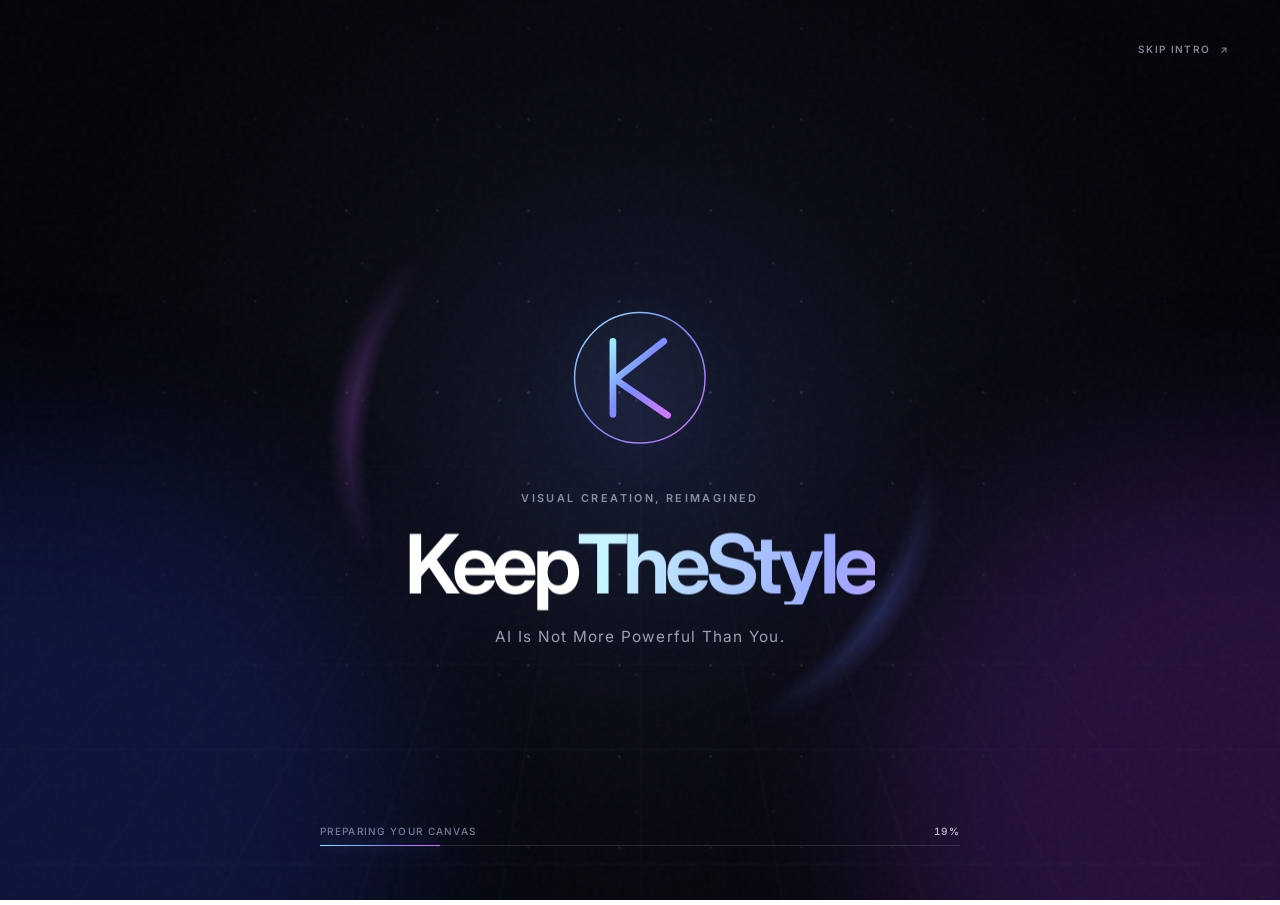
<file: index.html>
<!DOCTYPE html>
<html lang="en">
<head>
    <meta charset="UTF-8">
    <meta name="viewport" content="width=device-width, initial-scale=1.0">
    <title>KeepTheStyle — No-Code Website Builder</title>
    <link rel="preconnect" href="https://fonts.googleapis.com">
    <link rel="preconnect" href="https://fonts.gstatic.com" crossorigin>
    <link href="https://fonts.googleapis.com/css2?family=Bebas+Neue&family=DM+Sans:wght@300;400;500;600;700&family=Inter:wght@300;400;500;600;700&family=JetBrains+Mono:wght@300;400;500;700&family=Lora:wght@400;500;600;700&family=Merriweather:wght@300;400;700&family=Montserrat:wght@300;400;500;600;700&family=Nunito:wght@300;400;500;600;700&family=Open+Sans:wght@300;400;500;600;700&family=Oswald:wght@300;400;500;600;700&family=Playfair+Display:wght@400;600;700&family=Poppins:wght@300;400;500;600;700&family=Raleway:wght@300;400;500;600;700&family=Roboto:wght@300;400;500;700&family=Rubik:wght@300;400;500;600;700&family=Source+Sans+3:wght@300;400;500;600;700&display=swap" rel="stylesheet">
    <link rel="stylesheet" href="css/main.css?v=2.5.0">
    <link rel="stylesheet" href="css/toolbar.css?v=1.7.0">
    <link rel="stylesheet" href="css/sidebar.css?v=1.7.0">
    <link rel="stylesheet" href="css/canvas.css?v=3.0.0">
    <link rel="stylesheet" href="css/properties.css?v=1.7.0">
    <link rel="stylesheet" href="css/code-panel.css?v=1.7.0">
</head>
<body class="intro-active">
    <div id="app">
        <!-- Top Toolbar -->
        <header id="toolbar">
            <div class="toolbar-left">
                <button class="toolbar-btn" title="Add Media">+</button>
                <button class="toolbar-btn" title="New Project">📄</button>
                <button class="toolbar-btn" title="Open">📂</button>
                <button class="toolbar-btn" title="Save">💾</button>
                <span class="toolbar-divider"></span>
                <button class="toolbar-btn" title="Undo">↩</button>
                <button class="toolbar-btn" title="Redo">↪</button>
                <span class="toolbar-divider"></span>
                <button class="toolbar-btn" title="Import HTML">📥</button>
                <button class="toolbar-btn" title="Export">📤</button>
                <span class="toolbar-divider"></span>
                <button class="toolbar-btn" title="Preview">▶</button>
            </div>
            <div class="toolbar-center">
                <input class="project-name" value="Untitled Project" aria-label="Project name" maxlength="100">
            </div>
            <div class="toolbar-right">
                <button class="toolbar-btn" title="Design System">◈</button>
                <button class="toolbar-btn" title="Dark Mode">🌙</button>
                <button class="toolbar-btn" title="Settings">⚙</button>
            </div>
        </header>

        <!-- Main Content -->
        <main id="main-content">
            <!-- Left Sidebar -->
            <aside id="left-sidebar">
                <div class="sidebar-tabs"><button class="active" data-sidebar-view="insert">Insert</button><button data-sidebar-view="layers">Layers</button></div>
                <div class="sidebar-search">
                    <input type="text" placeholder="Search elements...">
                </div>
                <nav class="sidebar-nav"></nav>
                <div class="sidebar-elements"></div>
                <div class="sidebar-layers" hidden></div>
            </aside>

            <!-- Center Canvas -->
            <section id="canvas-container">
                <div class="canvas-controls">
                    <button class="zoom-btn" data-action="zoom-in">+</button>
                    <span class="zoom-level">100%</span>
                    <button class="zoom-btn" data-action="zoom-out">−</button>
                    <button class="zoom-btn" data-action="fit-screen">⊡</button>
                    <span class="toolbar-divider"></span>
                    <button class="canvas-btn" data-action="grid">⊞</button>
                    <button class="canvas-btn" data-action="guidelines">⊟</button>
                    <button class="canvas-btn" data-action="rulers">⊡</button>
                    <span class="toolbar-divider"></span>
                    <label class="breakpoint-control" title="Responsive editing breakpoint">
                        <span>Viewport</span>
                        <select class="breakpoint-select" aria-label="Responsive editing breakpoint">
                            <option value="base">Desktop</option>
                            <option value="tablet">Tablet</option>
                            <option value="mobile">Mobile</option>
                        </select>
                    </label>
                    <select class="page-size-select">
                        <option value="1920x1080">Desktop (1920x1080)</option>
                        <option value="1366x768">Laptop (1366x768)</option>
                        <option value="1024x768">Tablet (1024x768)</option>
                        <option value="768x1024">Mobile (768x1024)</option>
                        <option value="375x812">Mobile (375x812)</option>
                    </select>
                </div>
                <div class="canvas-wrapper">
                    <div class="canvas-stage">
                        <div class="canvas-page"></div>
                    </div>
                </div>
            </section>

            <!-- Right Sidebar -->
            <aside id="right-sidebar">
                <div class="properties-header">
                    <h3>Properties</h3>
                    <button class="clear-selection">✕</button>
                </div>
                <div class="properties-content"></div>
            </aside>
        </main>

        <!-- Code Panel -->
        <footer id="code-panel">
            <div class="code-panel-header">
                <div class="code-tabs">
                    <button class="code-tab active" data-tab="html">HTML</button>
                    <button class="code-tab" data-tab="css">CSS</button>
                    <button class="code-tab" data-tab="javascript">JavaScript</button>
                </div>
                <div class="code-actions">
                    <button class="code-btn" data-action="copy">Copy</button>
                    <button class="code-btn" data-action="download">Download</button>
                    <button class="code-btn" data-action="clear">Clear</button>
                    <button class="code-btn" data-action="format">Format</button>
                </div>
            </div>
            <div class="code-editor">
                <pre><code class="language-html"></code></pre>
            </div>
        </footer>
    </div>

    <!-- Scripts -->
    <script src="js/utils.js?v=3.0.0"></script>
    <script src="js/store.js?v=3.0.0"></script>
    <script src="js/elements.js?v=1.9.0"></script>
    <script src="js/shortcuts.js?v=1.9.0"></script>
    <script src="js/sidebar.js?v=1.7.0"></script>
    <script src="js/canvas.js?v=3.0.0"></script>
    <script src="js/properties.js?v=3.0.0"></script>
    <script src="js/code-panel.js?v=3.0.0"></script>
    <script src="js/toolbar.js?v=3.0.0"></script>
    <script src="js/main.js?v=2.5.0"></script>
</body>
</html>
</file>
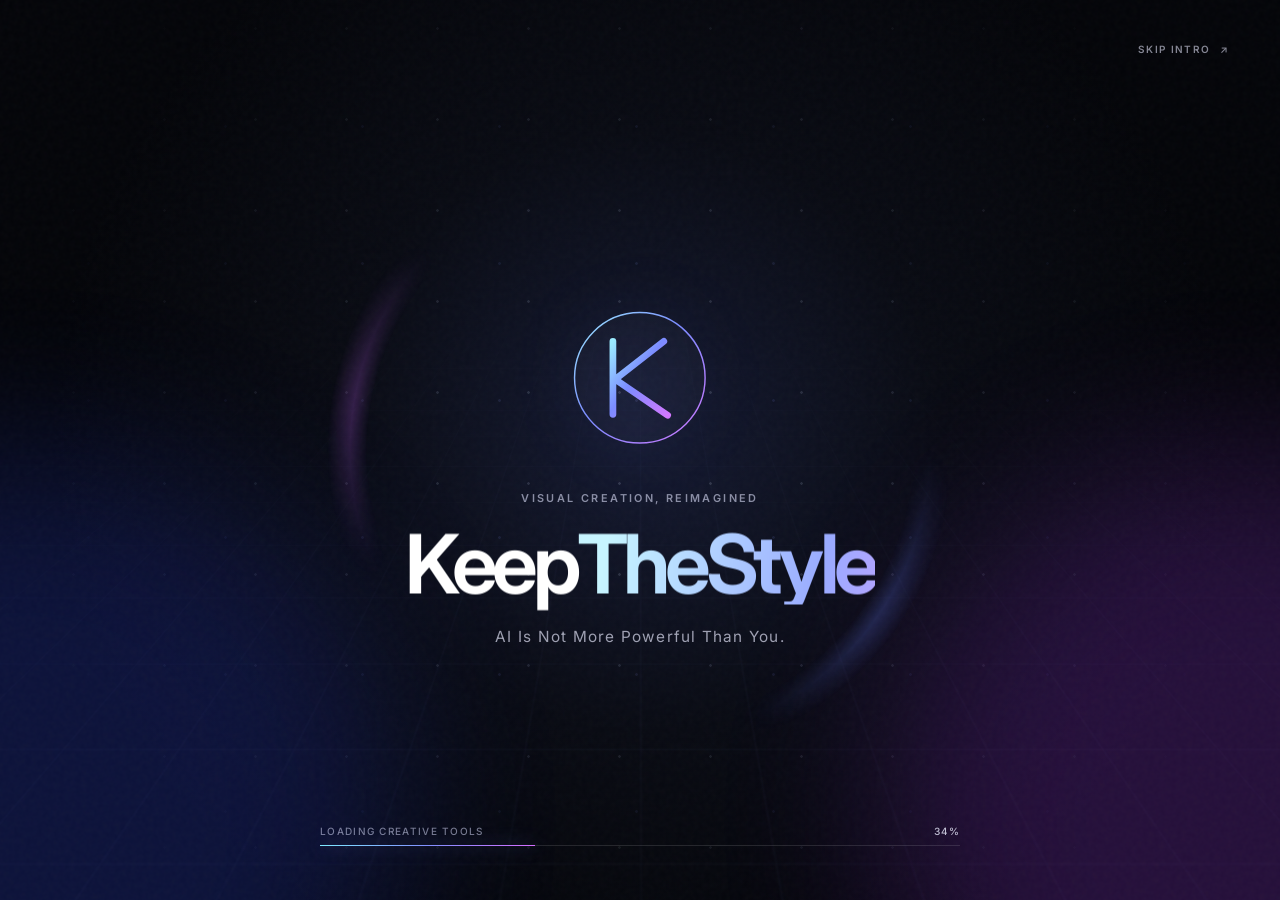
<file: intro.html>
<!DOCTYPE html>
<html lang="en">
<head>
    <meta charset="UTF-8">
    <meta name="viewport" content="width=device-width, initial-scale=1.0">
    <title>KeepTheStyle</title>
    <link rel="preconnect" href="https://fonts.googleapis.com">
    <link rel="preconnect" href="https://fonts.gstatic.com" crossorigin>
    <link href="https://fonts.googleapis.com/css2?family=Inter:wght@400;500;600;700&display=swap" rel="stylesheet">
    <link rel="stylesheet" href="css/intro.css?v=1.3.1">
</head>
<body>
    <main id="kts-intro" class="kts-intro" aria-label="KeepTheStyle introduction" aria-live="polite">
        <div class="intro-ambient" aria-hidden="true">
            <span class="intro-orb intro-orb-one"></span>
            <span class="intro-orb intro-orb-two"></span>
            <span class="intro-grid"></span>
            <span class="intro-grain"></span>
        </div>
        <div class="intro-film" aria-hidden="true">
            <svg class="intro-mark" viewBox="0 0 160 160" role="presentation">
                <defs>
                    <linearGradient id="intro-gradient" x1="0" y1="0" x2="1" y2="1">
                        <stop offset="0" stop-color="#9cecff"/>
                        <stop offset=".45" stop-color="#7c8cff"/>
                        <stop offset="1" stop-color="#d278ff"/>
                    </linearGradient>
                </defs>
                <path class="intro-mark-ring" d="M80 12a68 68 0 1 1 0 136 68 68 0 0 1 0-136Z"/>
                <path class="intro-mark-k" d="M52 42v76M54 82l51-40M55 82l54 37"/>
            </svg>
            <div class="intro-frames">
                <span class="intro-frame frame-one"></span>
                <span class="intro-frame frame-two"></span>
                <span class="intro-frame frame-three"></span>
            </div>
        </div>
        <div class="intro-copy">
            <p class="intro-kicker">Visual creation, reimagined</p>
            <h1><span>Keep</span><span>TheStyle</span></h1>
            <p class="intro-tagline">AI Is Not More Powerful Than You.</p>
        </div>
        <div class="intro-loader" role="status">
            <div class="intro-loader-meta"><span class="intro-status">Preparing your canvas</span><output class="intro-percent">0%</output></div>
            <div class="intro-progress"><span></span></div>
        </div>
        <div class="intro-actions">
            <button class="intro-start" type="button">Get Started <span aria-hidden="true">&#8594;</span></button>
        </div>
        <button class="intro-skip" type="button" aria-label="Skip introduction">Skip intro <span aria-hidden="true">&#8599;</span></button>
    </main>
    <script src="js/intro.js?v=1.1.0"></script>
</body>
</html>
</file>
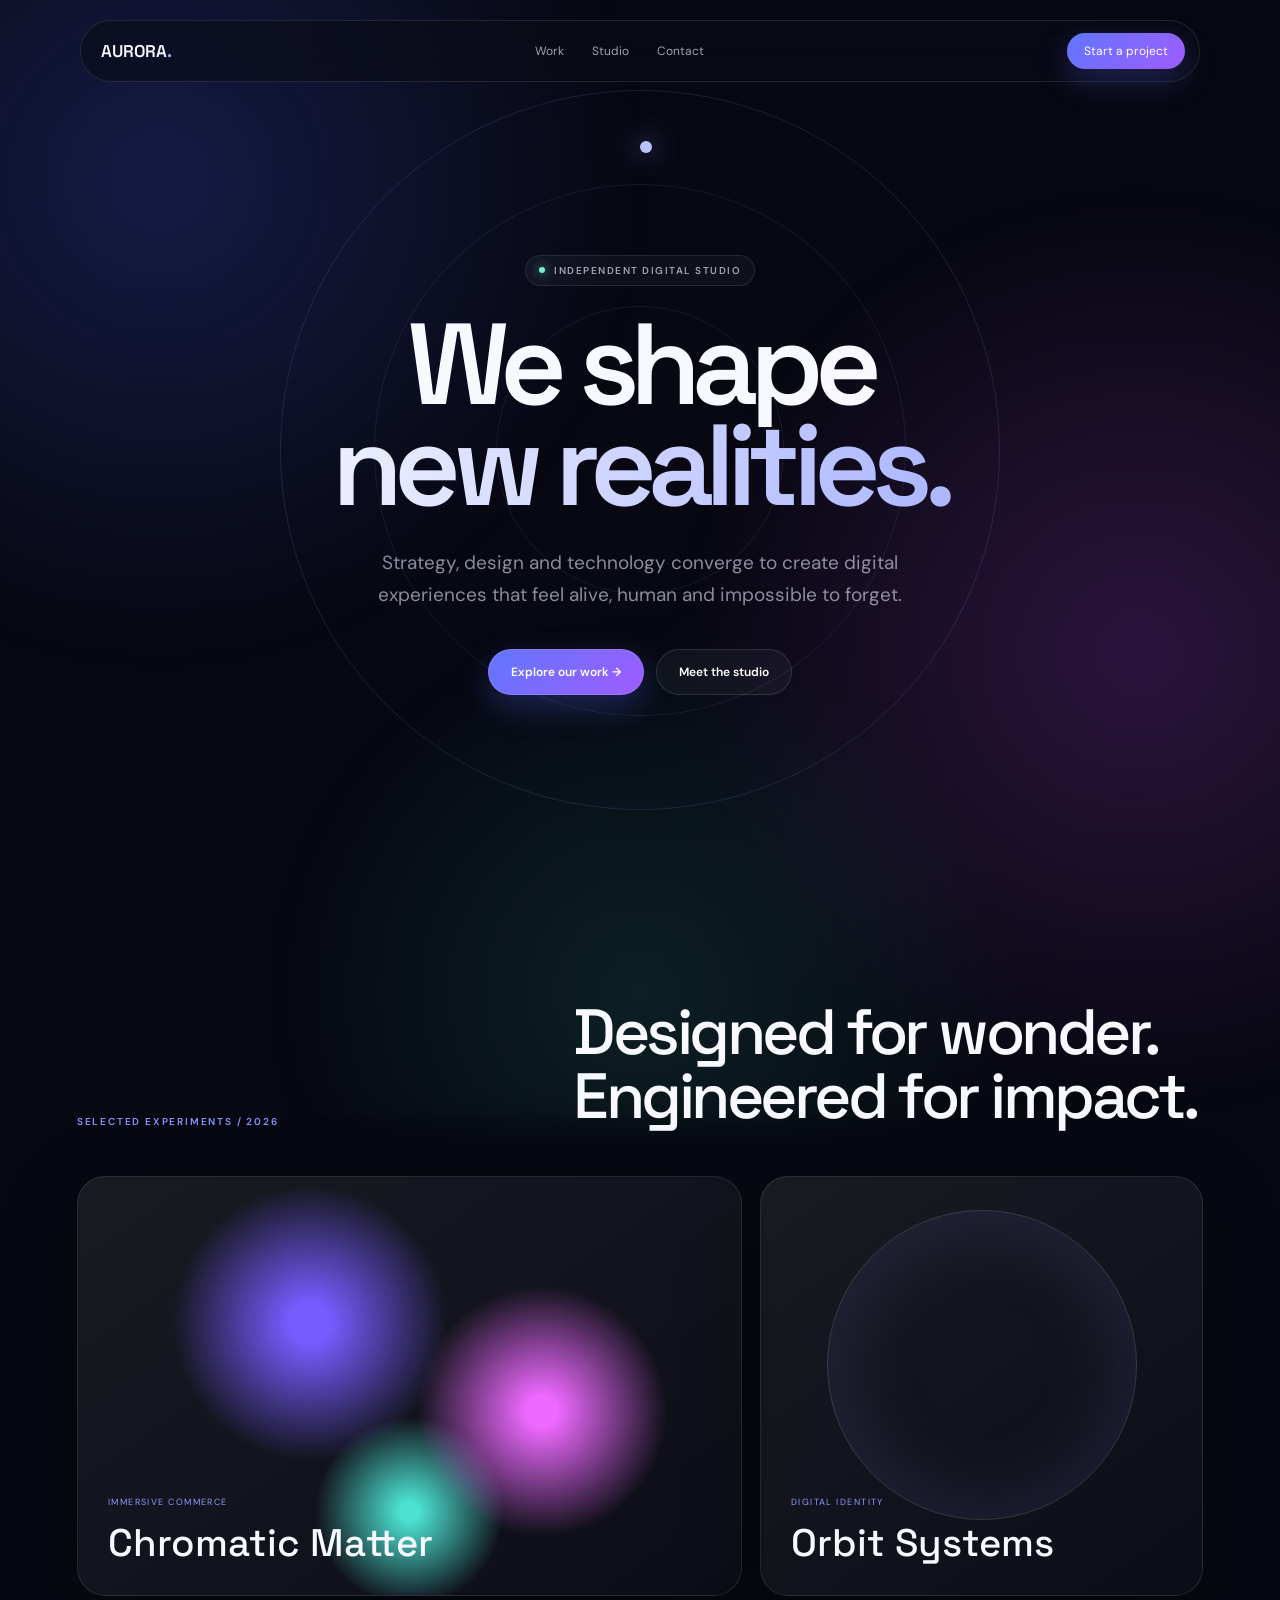
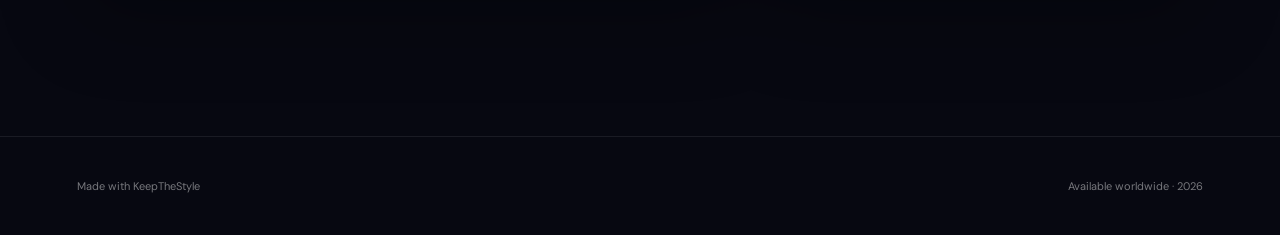
<file: examples/immersive-aurora.html>
<!doctype html>
<html lang="en"><head><meta charset="utf-8"><meta name="viewport" content="width=device-width,initial-scale=1"><meta name="generator" content="KeepTheStyle"><title>Aurora Studio</title>
<link href="https://fonts.googleapis.com/css2?family=DM+Sans:wght@400;600&family=Space+Grotesk:wght@500;600&display=swap" rel="stylesheet">
<style>
*{box-sizing:border-box;margin:0;padding:0}html{background:#070811;scroll-behavior:smooth}body{overflow-x:hidden;color:#f8f8ff;background:#070811;font-family:'DM Sans',sans-serif}.glow{position:fixed;inset:-25%;background:radial-gradient(circle at 25% 30%,#4a60ff38,transparent 28%),radial-gradient(circle at 76% 65%,#cc4cff30,transparent 27%),radial-gradient(circle at 50% 90%,#36e6c91c,transparent 24%);filter:blur(20px);animation:drift 14s ease-in-out infinite alternate}.nav{position:fixed;top:20px;left:50%;z-index:10;display:flex;align-items:center;justify-content:space-between;width:min(1120px,calc(100% - 40px));padding:12px 14px 12px 20px;border:1px solid #ffffff1a;border-radius:999px;background:#0c0d1894;backdrop-filter:blur(18px);transform:translateX(-50%)}.brand{font:600 17px 'Space Grotesk'}.brand b{color:#9caaff}.links{display:flex;gap:28px}.nav a{color:#f5f5ffa6;font-size:12px;text-decoration:none}.cta,.primary{border-radius:999px;color:#fff!important;background:linear-gradient(135deg,#6176ff,#9f5cff)!important;box-shadow:0 12px 32px #5d63ff47}.cta{padding:10px 17px}.hero{position:relative;display:grid;place-items:center;min-height:100svh;padding:130px 24px 80px;text-align:center}.orbit{position:absolute;top:50%;left:50%;width:min(720px,70vw);aspect-ratio:1;border:1px solid #97a4ff25;border-radius:50%;transform:translate(-50%,-50%);animation:spin 28s linear infinite}.orbit:before,.orbit:after{content:'';position:absolute;border:1px solid #97a4ff1c;border-radius:50%}.orbit:before{inset:13%}.orbit:after{inset:30%}.planet{position:absolute;top:7%;left:50%;width:12px;height:12px;border-radius:50%;background:#bbc3ff;box-shadow:0 0 28px #7c8dff}.hero-content{position:relative;z-index:2;width:min(100%,950px);min-width:0}.eyebrow{display:inline-flex;align-items:center;gap:9px;margin-bottom:28px;padding:8px 13px;border:1px solid #ffffff1a;border-radius:999px;color:#f0f2ffa8;background:#ffffff09;font-size:10px;font-weight:600;letter-spacing:.15em;text-transform:uppercase;animation:rise .9s both}.dot{width:6px;height:6px;border-radius:50%;background:#73f2cb;box-shadow:0 0 12px #73f2cb}.hero h1{font:600 clamp(58px,9vw,132px)/.88 'Space Grotesk';letter-spacing:-.075em;animation:rise 1.1s .15s both}.hero h1 span{display:block;color:transparent;background:linear-gradient(100deg,#fff,#aeb8ff 45%,#e392ff 75%,#fff);background-size:180%;background-clip:text;-webkit-background-clip:text;animation:flow 7s infinite alternate}.lead{width:min(100%,620px);margin:30px auto 0;color:#eaeaff94;font-size:clamp(15px,1.5vw,19px);line-height:1.7;animation:rise 1.1s .3s both}.actions{display:flex;justify-content:center;gap:12px;margin-top:38px;animation:rise 1.1s .45s both}.actions a{padding:14px 22px;border:1px solid #ffffff20;border-radius:999px;color:#fff;background:#ffffff0a;font-size:12px;font-weight:600;text-decoration:none;transition:.3s}.actions a:hover{transform:translateY(-3px)}.showcase{position:relative;padding:100px max(24px,6vw) 140px}.head{display:flex;align-items:end;justify-content:space-between;gap:30px;max-width:1180px;margin:0 auto 48px}.head p{color:#8994ff;font-size:10px;font-weight:600;letter-spacing:.18em;text-transform:uppercase}.head h2{max-width:630px;font:500 clamp(34px,5vw,68px)/1 'Space Grotesk';letter-spacing:-.055em}.grid{display:grid;grid-template-columns:1.2fr .8fr;gap:18px;max-width:1180px;margin:auto}.card{position:relative;min-height:420px;overflow:hidden;border:1px solid #ffffff1a;border-radius:28px;background:linear-gradient(145deg,#ffffff13,#ffffff06);box-shadow:0 24px 80px #0004;transition:.5s}.card:hover{border-color:#a6b2ff59;transform:translateY(-7px)}.copy{position:absolute;right:30px;bottom:28px;left:30px;z-index:2}.copy small{color:#8e9bff;font-size:9px;letter-spacing:.16em;text-transform:uppercase}.copy h3{margin-top:8px;font:500 clamp(25px,3vw,42px) 'Space Grotesk'}.mesh{position:absolute;inset:0;background:radial-gradient(circle at 35% 35%,#765cff 0 4%,transparent 27%),radial-gradient(circle at 70% 56%,#ed69ff 0 3%,transparent 24%),radial-gradient(circle at 50% 80%,#4ce2d2 0 2%,transparent 20%);animation:mesh 9s infinite alternate}.rings{position:absolute;top:45%;left:50%;width:310px;aspect-ratio:1;border:1px solid #ffffff29;border-radius:50%;transform:translate(-50%,-50%);box-shadow:inset 0 0 90px #7d8cff28}.footer{padding:42px 6vw;border-top:1px solid #ffffff14;color:#ffffff73;font-size:11px}.footer div{display:flex;justify-content:space-between;max-width:1180px;margin:auto}
@keyframes rise{from{opacity:0;transform:translateY(22px);filter:blur(5px)}}@keyframes drift{to{transform:translate3d(4vw,-3vh,0) scale(1.06)}}@keyframes spin{to{transform:translate(-50%,-50%) rotate(360deg)}}@keyframes flow{to{background-position:100%}}@keyframes mesh{to{transform:scale(1.12) rotate(5deg);filter:blur(14px)}}
@media(max-width:1024px){.grid{grid-template-columns:1fr}.head{align-items:start;flex-direction:column}}
@media(max-width:767px){.nav{top:12px;width:calc(100% - 24px)}.links{display:none}.cta{padding:9px 12px;font-size:10px!important}.hero{padding-inline:16px}.hero h1{font-size:clamp(44px,13vw,58px)}.lead{padding-inline:4px}.actions{align-items:stretch;flex-direction:column;width:min(100%,250px);margin-inline:auto}.orbit{width:104vw}.showcase{padding:80px 16px}.card{min-height:330px;border-radius:22px}.head h2{font-size:40px}.footer div{gap:10px;flex-direction:column;text-align:center}}
@media(prefers-reduced-motion:reduce){*{animation-duration:.01ms!important;animation-iteration-count:1!important;transition-duration:.01ms!important}}
</style></head><body><div class="glow"></div><nav class="nav"><div class="brand">AURORA<b>.</b></div><div class="links"><a href="#work">Work</a><a href="#studio">Studio</a><a href="#contact">Contact</a></div><a class="cta" href="#contact">Start a project</a></nav><main><section class="hero"><div class="orbit"><i class="planet"></i></div><div class="hero-content"><div class="eyebrow"><i class="dot"></i>Independent digital studio</div><h1>We shape <span>new realities.</span></h1><p class="lead">Strategy, design and technology converge to create digital experiences that feel alive, human and impossible to forget.</p><div class="actions"><a class="primary" href="#work">Explore our work →</a><a href="#studio">Meet the studio</a></div></div></section><section class="showcase" id="work"><header class="head"><p>Selected experiments / 2026</p><h2>Designed for wonder. Engineered for impact.</h2></header><div class="grid"><article class="card"><div class="mesh"></div><div class="copy"><small>Immersive commerce</small><h3>Chromatic Matter</h3></div></article><article class="card"><div class="rings"></div><div class="copy"><small>Digital identity</small><h3>Orbit Systems</h3></div></article></div></section></main><footer class="footer" id="contact"><div><span>Made with KeepTheStyle</span><span>Available worldwide · 2026</span></div></footer></body></html>
</file>
<file: css/main.css>
/* Reset & Base Styles */
* {
    margin: 0;
    padding: 0;
    box-sizing: border-box;
}

:root {
    --color-white: #FFFFFF;
    --color-black: #000000;
    --color-light-gray: #F5F5F5;
    --color-gray: #E0E0E0;
    --color-dark-gray: #888888;
    --color-accent: #4D6BFF;
    --color-accent-hover: #3A56E0;
    --color-border: #E8E8E8;
    --font-family: 'Inter', -apple-system, BlinkMacSystemFont, sans-serif;
    --spacing-unit: 8px;
    --sidebar-width: 280px;
    --toolbar-height: 48px;
    --code-panel-height: 200px;
    --transition-speed: 180ms;
}

body {
    font-family: var(--font-family);
    background: var(--color-white);
    color: var(--color-black);
    overflow: hidden;
    height: 100vh;
    -webkit-font-smoothing: antialiased;
    -moz-osx-font-smoothing: grayscale;
}

#app {
    display: flex;
    flex-direction: column;
    height: 100vh;
}

/* Scrollbar Styling */
::-webkit-scrollbar {
    width: 6px;
    height: 6px;
}

::-webkit-scrollbar-track {
    background: transparent;
}

::-webkit-scrollbar-thumb {
    background: var(--color-gray);
    border-radius: 3px;
}

::-webkit-scrollbar-thumb:hover {
    background: var(--color-dark-gray);
}

/* Utility Classes */
.hidden {
    display: none !important;
}

.flex {
    display: flex;
}

.flex-column {
    flex-direction: column;
}

.items-center {
    align-items: center;
}

.justify-between {
    justify-content: space-between;
}

.gap-1 { gap: var(--spacing-unit); }
.gap-2 { gap: calc(var(--spacing-unit) * 2); }
.gap-3 { gap: calc(var(--spacing-unit) * 3); }

.text-sm { font-size: 13px; }
.text-xs { font-size: 11px; }
.font-medium { font-weight: 500; }
.font-semibold { font-weight: 600; }

/* Main Layout */
#main-content {
    display: flex;
    flex: 1;
    overflow: hidden;
    background: var(--color-light-gray);
}

/* Button Styles */
.btn {
    display: inline-flex;
    align-items: center;
    justify-content: center;
    padding: 6px 12px;
    font-family: var(--font-family);
    font-size: 13px;
    font-weight: 500;
    color: var(--color-black);
    background: var(--color-white);
    border: 1px solid var(--color-border);
    border-radius: 4px;
    cursor: pointer;
    transition: all var(--transition-speed) ease;
    user-select: none;
}

.btn:hover {
    background: var(--color-light-gray);
}

.btn-primary {
    color: var(--color-white);
    background: var(--color-accent);
    border-color: var(--color-accent);
}

.btn-primary:hover {
    background: var(--color-accent-hover);
    border-color: var(--color-accent-hover);
}

.btn-icon {
    width: 32px;
    height: 32px;
    padding: 0;
    border: none;
    background: transparent;
    border-radius: 4px;
}

.btn-icon:hover {
    background: var(--color-light-gray);
}

/* Input Styles */
.input {
    padding: 6px 10px;
    font-family: var(--font-family);
    font-size: 13px;
    border: 1px solid var(--color-border);
    border-radius: 4px;
    background: var(--color-white);
    transition: border-color var(--transition-speed) ease;
    outline: none;
}

.input:focus {
    border-color: var(--color-accent);
}

.input-sm {
    padding: 4px 8px;
    font-size: 12px;
}

.select {
    padding: 6px 10px;
    font-family: var(--font-family);
    font-size: 13px;
    border: 1px solid var(--color-border);
    border-radius: 4px;
    background: var(--color-white);
    outline: none;
    cursor: pointer;
}

.select:focus {
    border-color: var(--color-accent);
}
/* Keyboard shortcut hints */
.shortcut-hint {
    font-size: 10px;
    color: var(--color-dark-gray);
    background: var(--color-light-gray);
    padding: 1px 6px;
    border-radius: 3px;
    margin-left: 4px;
    font-weight: 400;
}

/* Dark Mode styles */
body.dark-mode {
    --color-white: #151821;
    --color-light-gray: #1d2230;
    --color-gray: #2a3142;
    --color-dark-gray: #aab3c5;
    --color-border: #30394d;
    --color-black: #f3f6fc;
    --color-accent: #7890ff;
    --color-accent-hover: #91a5ff;
    color-scheme: dark;
    background: #10131a;
}

body.dark-mode .code-editor {
    background: #0D0D0D;
}

body.dark-mode .code-editor code {
    color: #EEEEEE;
}

body.dark-mode .canvas-page {
    background: #FFFFFF;
}

body.dark-mode .canvas-wrapper {
    background: #10131a;
}
body.dark-mode .app-dialog-backdrop { background: rgba(3,5,10,.72); }
body.dark-mode .app-dialog { box-shadow: 0 28px 90px rgba(0,0,0,.58), 0 0 0 1px rgba(255,255,255,.03); }
body.dark-mode input, body.dark-mode select, body.dark-mode textarea { color-scheme: dark; }
body.dark-mode ::selection { background: rgba(120,144,255,.38); color: #fff; }
body.dark-mode ::-webkit-scrollbar-thumb { background: #46516a; }

.app-dialog-backdrop { position: fixed; inset: 0; z-index: 2147483647; display: grid; place-items: center; padding: 20px; background: rgba(10,12,18,.48); backdrop-filter: blur(3px); }
.app-dialog { width: min(440px, 100%); padding: 22px; border: 1px solid var(--color-border); border-radius: 14px; background: var(--color-white); box-shadow: 0 24px 80px rgba(0,0,0,.28); animation: dialog-in 140ms ease-out; }
.app-dialog h2 { margin: 0 0 8px; color: var(--color-black); font-size: 17px; }
.app-dialog p { margin: 0; color: var(--color-dark-gray); font-size: 12px; line-height: 1.6; white-space: pre-line; }
.app-dialog-actions { display: flex; flex-wrap: wrap; justify-content: flex-end; gap: 8px; margin-top: 20px; }
.media-dialog { width: min(520px, 100%); }
.media-form { display: grid; gap: 14px; margin-top: 18px; }
.media-field { display: grid; gap: 6px; }
.media-field label { color: var(--color-black); font-size: 11px; font-weight: 600; }
.media-field input, .media-field select { width: 100%; height: 38px; padding: 0 10px; border: 1px solid var(--color-border); border-radius: 7px; background: var(--color-white); color: var(--color-black); font: 12px var(--font-family); outline: none; }
.media-field textarea { width: 100%; min-height: 76px; padding: 9px 10px; resize: vertical; border: 1px solid var(--color-border); border-radius: 7px; background: var(--color-white); color: var(--color-black); font: 12px/1.5 var(--font-family); outline: none; }
.media-field input:focus, .media-field select:focus { border-color: var(--color-accent); box-shadow: 0 0 0 2px color-mix(in srgb, var(--color-accent) 12%, transparent); }
.media-field textarea:focus { border-color: var(--color-accent); box-shadow: 0 0 0 2px color-mix(in srgb, var(--color-accent) 12%, transparent); }
.media-field input[type="file"] { height: auto; padding: 9px; }
.media-help { color: var(--color-dark-gray); font-size: 10px; line-height: 1.5; }
.settings-dialog { width: min(560px, 100%); max-height: calc(100vh - 40px); overflow: auto; }
.settings-grid { display: grid; grid-template-columns: 1fr 1fr; gap: 12px; align-items: start; }
.color-field { grid-template-columns: auto 48px 1fr; align-items: center; }
.color-field label { grid-column: 1 / -1; }
.color-field input[type="color"] { width: 48px; padding: 3px; }
.color-field output { color: var(--color-dark-gray); font: 11px var(--font-mono); }
.settings-toggles { display: flex; flex-wrap: wrap; gap: 14px; padding: 12px; border: 1px solid var(--color-border); border-radius: 8px; }
.settings-toggles legend { padding: 0 5px; color: var(--color-black); font-size: 11px; font-weight: 600; }
.settings-toggles label { display: flex; align-items: center; gap: 6px; color: var(--color-black); font-size: 11px; }
.settings-toggles input { accent-color: var(--color-accent); }
.design-system-dialog { width: min(680px, 100%); max-height: calc(100vh - 40px); overflow: auto; }
.token-grid { display: grid; grid-template-columns: repeat(3, 1fr); gap: 12px; padding: 14px; border: 1px solid var(--color-border); border-radius: 10px; }
.token-grid legend { padding: 0 6px; color: var(--color-black); font-size: 11px; font-weight: 600; }
.token-color { grid-template-columns: 42px 1fr; }
.token-color label { grid-column: 1 / -1; }.token-color input { width: 42px; padding: 3px; }.token-color output { align-self: center; color: var(--color-dark-gray); font: 10px var(--font-mono); }
.design-apply-selection { display: flex; gap: 8px; align-items: center; color: var(--color-black); font-size: 11px; }.design-apply-selection input { accent-color: var(--color-accent); }
.token-reference { display: flex; flex-wrap: wrap; gap: 6px; }.token-reference code { padding: 5px 7px; border-radius: 5px; background: var(--color-light-gray); color: var(--color-dark-gray); font: 10px var(--font-mono); }
.transition-settings { display: grid; grid-template-columns: 1.2fr .8fr 1fr; align-items: start; }
.transition-settings legend { grid-column: 1 / -1; }
.notification { border-radius: 8px !important; box-shadow: 0 8px 30px rgba(0,0,0,.18); }
@keyframes dialog-in { from { opacity: 0; transform: translateY(8px) scale(.98); } to { opacity: 1; transform: none; } }
@media (max-width: 1000px) { :root { --sidebar-width: 220px; } #right-sidebar { width: 300px; min-width: 300px; } }
@media (max-width: 560px) { .settings-grid, .transition-settings { grid-template-columns: 1fr; } }
@media (max-width: 560px) { .token-grid { grid-template-columns: 1fr 1fr; } }

/* Cinematic startup intro: entirely GPU-friendly CSS/SVG, with no video payload. */
body.intro-active #app { opacity: 0; transform: scale(1.012); }
#app { transition: opacity 700ms cubic-bezier(.2,.8,.2,1), transform 900ms cubic-bezier(.2,.8,.2,1); }
</file>
<file: css/toolbar.css>
/* Top Toolbar Styles */
#toolbar {
    height: var(--toolbar-height);
    min-height: var(--toolbar-height);
    background: var(--color-white);
    border-bottom: 1px solid var(--color-border);
    display: flex;
    align-items: center;
    justify-content: space-between;
    padding: 0 16px;
    flex-shrink: 0;
}

.toolbar-left,
.toolbar-right {
    display: flex;
    align-items: center;
    gap: 4px;
}

.toolbar-center {
    display: flex;
    align-items: center;
    gap: 8px;
}

.project-name {
    width: min(280px, 28vw);
    font-size: 13px;
    font-weight: 500;
    color: var(--color-black);
    padding: 4px 8px;
    border: 1px solid transparent;
    border-radius: 6px;
    background: transparent;
    outline: none;
    text-align: center;
    cursor: text;
    transition: background var(--transition-speed) ease;
}
.project-name:focus { border-color: var(--color-accent); background: var(--color-white); box-shadow: 0 0 0 2px color-mix(in srgb, var(--color-accent) 12%, transparent); }

.project-name:hover {
    background: var(--color-light-gray);
}

.toolbar-btn {
    width: 32px;
    height: 32px;
    display: flex;
    align-items: center;
    justify-content: center;
    background: transparent;
    border: 1px solid transparent;
    border-radius: 4px;
    cursor: pointer;
    transition: all var(--transition-speed) ease;
    color: var(--color-dark-gray);
}

.toolbar-btn:hover {
    background: var(--color-light-gray);
    border-color: var(--color-border);
    color: var(--color-black);
}

.toolbar-btn:active {
    background: var(--color-gray);
}
.toolbar-btn:disabled { opacity: .3; cursor: default; pointer-events: none; }

.toolbar-btn svg {
    width: 18px;
    height: 18px;
}

.toolbar-divider {
    width: 1px;
    height: 24px;
    background: var(--color-border);
    margin: 0 4px;
}
</file>
<file: css/sidebar.css>
/* Left Sidebar Styles */
#left-sidebar {
    width: var(--sidebar-width);
    min-width: var(--sidebar-width);
    background: var(--color-white);
    border-right: 1px solid var(--color-border);
    display: flex;
    flex-direction: column;
    height: 100%;
    overflow: hidden;
}

.sidebar-tabs { display: grid; grid-template-columns: 1fr 1fr; gap: 4px; padding: 8px; border-bottom: 1px solid var(--color-border); }
.sidebar-tabs button { height: 30px; border: 0; border-radius: 6px; background: transparent; color: var(--color-dark-gray); font: 600 11px var(--font-family); cursor: pointer; }
.sidebar-tabs button:hover { background: var(--color-light-gray); color: var(--color-black); }
.sidebar-tabs button.active { background: color-mix(in srgb, var(--color-accent) 14%, var(--color-white)); color: var(--color-accent); }
.sidebar-layers { flex: 1; overflow-y: auto; padding: 8px; }
.layer-item { display: flex; align-items: center; min-height: 38px; gap: 8px; padding: 4px 6px; margin-bottom: 2px; border: 1px solid transparent; border-radius: 6px; color: var(--color-black); cursor: default; user-select: none; }
.layer-item:hover { background: var(--color-light-gray); }
.layer-item.selected { border-color: color-mix(in srgb, var(--color-accent) 38%, var(--color-border)); background: color-mix(in srgb, var(--color-accent) 10%, var(--color-white)); }
.layer-item.is-hidden { opacity: .5; }
.layer-type { flex: 0 0 30px; padding: 3px 2px; border-radius: 4px; background: var(--color-light-gray); color: var(--color-dark-gray); font: 700 8px var(--font-family); text-align: center; }
.layer-name { min-width: 0; flex: 1; overflow: hidden; font-size: 11px; text-overflow: ellipsis; white-space: nowrap; }
.layer-actions { display: flex; gap: 1px; opacity: .25; }
.layer-item:hover .layer-actions, .layer-item.selected .layer-actions { opacity: 1; }
.layer-actions button { width: 20px; height: 22px; padding: 0; border: 0; border-radius: 4px; background: transparent; color: var(--color-dark-gray); font: 9px var(--font-family); cursor: pointer; }
.layer-actions button:hover { background: var(--color-gray); color: var(--color-black); }

.sidebar-search {
    padding: 12px 16px;
    border-bottom: 1px solid var(--color-border);
}

.sidebar-search input {
    width: 100%;
    padding: 6px 10px;
    font-family: var(--font-family);
    font-size: 13px;
    border: 1px solid var(--color-border);
    border-radius: 4px;
    background: var(--color-light-gray);
    outline: none;
    transition: border-color var(--transition-speed) ease;
}

.sidebar-search input:focus {
    border-color: var(--color-accent);
    background: var(--color-white);
}

.sidebar-nav {
    padding: 8px 12px;
    display: grid;
    grid-template-columns: repeat(2, minmax(0, 1fr));
    gap: 4px;
    border-bottom: 1px solid var(--color-border);
    overflow: visible;
    max-height: none;
}
.sidebar-nav.searching { opacity: .45; pointer-events: none; }

.category-btn {
    padding: 4px 12px;
    font-family: var(--font-family);
    font-size: 12px;
    font-weight: 500;
    color: var(--color-dark-gray);
    background: transparent;
    border: 1px solid transparent;
    border-radius: 4px;
    cursor: pointer;
    transition: all var(--transition-speed) ease;
    min-width: 0;
    display: flex;
    align-items: center;
    gap: 6px;
    white-space: nowrap;
    overflow: hidden;
    text-align: left;
}
.category-btn .category-icon { width: 15px; flex: 0 0 15px; color: currentColor; text-align: center; font-size: 11px; }
.category-btn span:last-child { overflow: hidden; text-overflow: ellipsis; }

.category-btn:hover {
    background: var(--color-light-gray);
    color: var(--color-black);
}

.category-btn.active {
    background: var(--color-accent);
    color: var(--color-white);
    border-color: var(--color-accent);
}

.sidebar-elements {
    flex: 1;
    overflow-y: auto;
    padding: 8px 12px;
}

.element-item {
    display: flex;
    align-items: center;
    gap: 12px;
    padding: 8px 12px;
    margin-bottom: 2px;
    border-radius: 4px;
    cursor: grab;
    transition: background var(--transition-speed) ease;
    user-select: none;
}

.element-item:hover {
    background: var(--color-light-gray);
}
.element-item.shape-item { min-height: 42px; border: 1px solid transparent; }
.element-item.shape-item .element-icon { color: var(--color-accent); font-size: 19px; }
.element-item.shape-item:hover { border-color: color-mix(in srgb, var(--color-accent) 22%, var(--color-border)); background: color-mix(in srgb, var(--color-accent) 6%, var(--color-white)); }
.element-add { opacity: 0; margin-left: auto; width: 24px; height: 24px; border: 1px solid var(--color-border); border-radius: 5px; background: var(--color-white); color: var(--color-accent); font-size: 16px; cursor: pointer; transition: opacity 120ms, background 120ms; }
.element-item:hover .element-add, .element-add:focus { opacity: 1; }
.element-add:hover { color: #fff; background: var(--color-accent); border-color: var(--color-accent); }
.sidebar-empty { display: flex; flex-direction: column; gap: 5px; padding: 38px 16px; color: var(--color-dark-gray); text-align: center; font-size: 11px; }
.sidebar-empty strong { color: var(--color-black); font-size: 13px; }

.element-item:active {
    cursor: grabbing;
}

.element-icon {
    width: 24px;
    height: 24px;
    display: flex;
    align-items: center;
    justify-content: center;
    font-size: 16px;
    color: var(--color-dark-gray);
}

.element-name {
    font-size: 13px;
    font-weight: 400;
    color: var(--color-black);
}

/* Scrollbar for sidebar */
.sidebar-elements::-webkit-scrollbar {
    width: 4px;
}

.sidebar-elements::-webkit-scrollbar-thumb {
    background: var(--color-gray);
    border-radius: 2px;
}
</file>
<file: css/canvas.css>
/* Canvas Container Styles */
#canvas-container {
    flex: 1;
    display: flex;
    flex-direction: column;
    background: var(--color-light-gray);
    overflow: hidden;
    position: relative;
}

.canvas-controls {
    display: flex;
    align-items: center;
    gap: 8px;
    padding: 8px 16px;
    background: var(--color-white);
    border-bottom: 1px solid var(--color-border);
    flex-shrink: 0;
    overflow-x: auto;
    overflow-y: hidden;
}
.canvas-controls > * { flex-shrink: 0; }

.canvas-controls .zoom-btn,
.canvas-controls .canvas-btn {
    width: 32px;
    height: 32px;
    display: flex;
    align-items: center;
    justify-content: center;
    font-family: var(--font-family);
    font-size: 14px;
    background: transparent;
    border: 1px solid transparent;
    border-radius: 4px;
    cursor: pointer;
    transition: all var(--transition-speed) ease;
    color: var(--color-dark-gray);
}

.canvas-controls .zoom-btn:hover,
.canvas-controls .canvas-btn:hover {
    background: var(--color-light-gray);
    border-color: var(--color-border);
}
.canvas-controls .canvas-btn.active { color: var(--color-accent); background: color-mix(in srgb, var(--color-accent) 10%, transparent); border-color: color-mix(in srgb, var(--color-accent) 28%, transparent); }

.zoom-level {
    font-size: 13px;
    font-weight: 500;
    color: var(--color-dark-gray);
    min-width: 44px;
    text-align: center;
}

.page-size-select {
    padding: 4px 8px;
    font-family: var(--font-family);
    font-size: 12px;
    border: 1px solid var(--color-border);
    border-radius: 4px;
    background: var(--color-white);
    outline: none;
    cursor: pointer;
}
.page-manager-controls { margin-left: auto; display: flex; align-items: center; gap: 4px; padding-left: 10px; border-left: 1px solid var(--color-border); }
.page-manager-label { color: var(--color-dark-gray); font-size: 10px; font-weight: 600; text-transform: uppercase; letter-spacing: .4px; }
.page-switcher, .page-name-input { height: 28px; border: 1px solid var(--color-border); border-radius: 5px; background: var(--color-white); color: var(--color-black); font: 11px var(--font-family); outline: none; }
.page-switcher { width: 105px; padding: 0 5px; }
.page-name-input { width: 95px; padding: 0 7px; }
.page-switcher:focus, .page-name-input:focus { border-color: var(--color-accent); }
.page-manager-controls button { width: 28px; height: 28px; border: 1px solid transparent; border-radius: 5px; background: transparent; color: var(--color-dark-gray); cursor: pointer; }
.page-manager-controls button:hover { border-color: var(--color-border); background: var(--color-light-gray); color: var(--color-black); }
.page-manager-controls button:disabled { opacity: .3; pointer-events: none; }
.selection-group-controls { display: flex; align-items: center; gap: 4px; padding-left: 8px; border-left: 1px solid var(--color-border); }
.selection-group-controls button { height: 28px; padding: 0 9px; border: 1px solid var(--color-border); border-radius: 5px; background: var(--color-white); color: var(--color-dark-gray); font: 600 10px var(--font-family); cursor: pointer; }
.selection-group-controls button:hover { border-color: var(--color-accent); color: var(--color-accent); }
.selection-group-controls button:disabled { opacity: .35; pointer-events: none; }
.page-manager-controls .page-transition-add { border-color: color-mix(in srgb, var(--color-accent) 45%, var(--color-border)); background: color-mix(in srgb, var(--color-accent) 10%, transparent); color: var(--color-accent); font-size: 18px; font-weight: 600; }
.transition-route { display: grid; grid-template-columns: 1fr 32px 1fr; gap: 8px; align-items: end; }
.transition-plus { display: grid; place-items: center; height: 38px; color: var(--color-accent); font-size: 22px; font-weight: 600; }
.page-transition-dialog { width: min(620px, 100%); max-height: calc(100vh - 40px); overflow: auto; }

.canvas-wrapper {
    flex: 1;
    overflow: auto;
    padding: 20px;
    display: flex;
    align-items: flex-start;
    justify-content: flex-start;
    position: relative;
}

.canvas-stage {
    flex: 0 0 auto;
    position: relative;
    margin: auto;
}

.canvas-page {
    background: var(--color-white);
    box-shadow: 0 2px 20px rgba(0,0,0,0.08);
    position: absolute;
    inset: 0 auto auto 0;
    transform-origin: top left;
}
.canvas-page.grid-visible { background-image: linear-gradient(rgba(77,107,255,.08) 1px, transparent 1px), linear-gradient(90deg, rgba(77,107,255,.08) 1px, transparent 1px); background-size: 20px 20px; }
.canvas-page > .editor-hidden { outline: 1px dashed #9aa4b2; filter: grayscale(.7); }
.canvas-guides, .canvas-ruler-overlay { position: absolute; inset: 0; z-index: 2147483644; pointer-events: none; }
.canvas-guides i { position: absolute; display: block; background: rgba(255, 57, 133, .28); }
.canvas-guides .guide-x { left: 50%; top: 0; width: 1px; height: 100%; }
.canvas-guides .guide-y { top: 50%; left: 0; height: 1px; width: 100%; }
.canvas-ruler-overlay .ruler-horizontal { position: absolute; top: 0; left: 18px; right: 0; height: 18px; border-bottom: 1px solid rgba(0,0,0,.12); background: repeating-linear-gradient(90deg, transparent 0 9px, rgba(0,0,0,.2) 9px 10px); opacity: .45; }
.canvas-ruler-overlay .ruler-vertical { position: absolute; left: 0; top: 18px; bottom: 0; width: 18px; border-right: 1px solid rgba(0,0,0,.12); background: repeating-linear-gradient(180deg, transparent 0 9px, rgba(0,0,0,.2) 9px 10px); opacity: .45; }

.canvas-page > * {
    position: absolute;
    cursor: move;
    user-select: none;
}
.canvas-interacting .canvas-page > * { transition: none !important; }

.canvas-page > *.selected {
    outline: 2px solid var(--color-accent);
    outline-offset: 2px;
    box-shadow: 0 2px 8px rgba(77, 107, 255, 0.15);
}

.selection-overlay { position: absolute; z-index: 2147483646; border: 1.5px solid var(--color-accent); pointer-events: none; box-sizing: border-box; }
.selection-overlay.is-locked { border-style: dashed; }
.selection-tag { position: absolute; left: -1px; bottom: calc(100% + 5px); max-width: 180px; padding: 3px 7px; overflow: hidden; border-radius: 4px; background: var(--color-accent); color: #fff; font: 500 10px var(--font-family); text-overflow: ellipsis; white-space: nowrap; pointer-events: none; }
.resize-handle { display: block !important; position: absolute; width: 10px; height: 10px; padding: 0; border: 1.5px solid var(--color-accent); border-radius: 2px; background: #fff; box-shadow: 0 1px 3px rgba(0,0,0,.15); pointer-events: auto; }
.handle-nw { left: -6px; top: -6px; cursor: nwse-resize; }
.handle-n { left: calc(50% - 5px); top: -6px; cursor: ns-resize; }
.handle-ne { right: -6px; top: -6px; cursor: nesw-resize; }
.handle-e { right: -6px; top: calc(50% - 5px); cursor: ew-resize; }
.handle-se { right: -6px; bottom: -6px; cursor: nwse-resize; }
.handle-s { left: calc(50% - 5px); bottom: -6px; cursor: ns-resize; }
.handle-sw { left: -6px; bottom: -6px; cursor: nesw-resize; }
.handle-w { left: -6px; top: calc(50% - 5px); cursor: ew-resize; }
.inline-editing { cursor: text !important; user-select: text !important; outline: 2px solid var(--color-accent) !important; caret-color: var(--color-accent); }
.canvas-interacting, .canvas-interacting * { user-select: none !important; }

.canvas-context-menu { position: fixed; z-index: 2147483647; width: 220px; padding: 6px; border: 1px solid rgba(0,0,0,.1); border-radius: 10px; background: var(--color-white); box-shadow: 0 12px 40px rgba(0,0,0,.18), 0 2px 8px rgba(0,0,0,.08); animation: context-in 100ms ease-out; }
.canvas-context-menu button { width: 100%; height: 34px; display: flex; align-items: center; justify-content: space-between; padding: 0 10px; border: 0; border-radius: 6px; background: transparent; color: var(--color-black); font: 12px var(--font-family); cursor: pointer; text-align: left; }
.canvas-context-menu button:hover { background: var(--color-light-gray); }
.canvas-context-menu button:disabled { opacity: .4; cursor: default; }
.canvas-context-menu button.danger { color: #e5484d; }
.canvas-context-menu kbd { color: var(--color-dark-gray); font: 10px var(--font-family); }
.context-divider { height: 1px; margin: 5px 6px; background: var(--color-border); }
@keyframes context-in { from { opacity: 0; transform: scale(.97) translateY(-3px); } to { opacity: 1; transform: none; } }

.canvas-page > *.selected .resize-handle {
    display: block;
}

.canvas-page > * .resize-handle {
    display: none;
}

/* Grid overlay */
.canvas-grid {
    position: absolute;
    top: 0;
    left: 0;
    width: 100%;
    height: 100%;
    pointer-events: none;
    background-image: 
        linear-gradient(rgba(200, 200, 200, 0.15) 1px, transparent 1px),
        linear-gradient(90deg, rgba(200, 200, 200, 0.15) 1px, transparent 1px);
    background-size: 20px 20px;
    z-index: 1;
}

/* Rulers */
.canvas-rulers {
    position: absolute;
    top: 0;
    left: 0;
    width: 100%;
    height: 100%;
    pointer-events: none;
    z-index: 2;
}

.canvas-rulers .ruler {
    position: absolute;
    background: rgba(0, 0, 0, 0.05);
}

.canvas-rulers .ruler-top {
    top: 0;
    left: 0;
    width: 100%;
    height: 20px;
}

.canvas-rulers .ruler-left {
    top: 0;
    left: 0;
    height: 100%;
    width: 20px;
}
.breakpoint-control { display: inline-flex; align-items: center; gap: 6px; padding: 3px 5px 3px 9px; border: 1px solid var(--color-border); border-radius: 7px; background: var(--color-white); color: var(--color-dark-gray); font-size: 9px; font-weight: 700; letter-spacing: .08em; text-transform: uppercase; }
.breakpoint-select { min-width: 76px; border: 0; background: transparent; color: var(--color-black); font: 600 10px var(--font-family); outline: none; cursor: pointer; }
.breakpoint-control:focus-within { border-color: var(--color-accent); box-shadow: 0 0 0 2px color-mix(in srgb,var(--color-accent) 12%,transparent); }
.canvas-page[data-breakpoint="tablet"] { box-shadow: 0 0 0 2px rgba(124,97,255,.3),0 18px 55px rgba(0,0,0,.18); }
.canvas-page[data-breakpoint="mobile"] { box-shadow: 0 0 0 2px rgba(32,201,151,.34),0 18px 55px rgba(0,0,0,.18); }
</file>
<file: css/properties.css>
/* Right Sidebar - Properties Panel */
#right-sidebar {
    width: 340px;
    min-width: 340px;
    background: var(--color-white);
    border-left: 1px solid var(--color-border);
    display: flex;
    flex-direction: column;
    height: 100%;
    overflow: hidden;
}

.inspector-toolbar { padding: 10px 12px 8px; border-bottom: 1px solid var(--color-border); background: var(--color-white); }
.inspector-search-wrap { position: relative; display: flex; align-items: center; }
.inspector-search { width: 100%; height: 32px; padding: 0 30px; border: 1px solid var(--color-border); border-radius: 7px; background: var(--color-light-gray); color: var(--color-black); font: 12px var(--font-family); outline: none; }
.inspector-search:focus { border-color: var(--color-accent); background: var(--color-white); box-shadow: 0 0 0 2px color-mix(in srgb, var(--color-accent) 14%, transparent); }
.inspector-search-icon { position: absolute; left: 10px; z-index: 1; color: var(--color-dark-gray); font-size: 15px; pointer-events: none; }
.inspector-search-clear { display: none; position: absolute; right: 7px; width: 20px; height: 20px; border: 0; border-radius: 4px; background: transparent; color: var(--color-dark-gray); cursor: pointer; }
.inspector-search-clear.visible { display: block; }
.inspector-search-clear:hover { background: var(--color-gray); color: var(--color-black); }
.inspector-selection-meta { margin-top: 7px; overflow: hidden; color: var(--color-dark-gray); font-size: 10px; text-overflow: ellipsis; white-space: nowrap; }

.properties-header {
    display: flex;
    align-items: center;
    justify-content: space-between;
    padding: 12px 16px;
    border-bottom: 1px solid var(--color-border);
    flex-shrink: 0;
}

.properties-header h3 {
    font-size: 13px;
    font-weight: 600;
    color: var(--color-black);
    margin: 0;
}

.clear-selection {
    width: 24px;
    height: 24px;
    display: flex;
    align-items: center;
    justify-content: center;
    background: transparent;
    border: none;
    border-radius: 4px;
    cursor: pointer;
    color: var(--color-dark-gray);
    font-size: 14px;
    transition: all var(--transition-speed) ease;
}

.clear-selection:hover {
    background: var(--color-light-gray);
    color: var(--color-black);
}

.properties-content {
    flex: 1;
    overflow-y: auto;
    padding: 8px 0;
}

.no-selection {
    padding: 40px 20px;
    text-align: center;
    font-size: 13px;
    color: var(--color-dark-gray);
}

.property-group {
    border-bottom: 1px solid var(--color-border);
}

.property-group:last-child {
    border-bottom: none;
}

.property-group-header {
    display: flex;
    align-items: center;
    justify-content: space-between;
    padding: 10px 14px;
    cursor: pointer;
    transition: background var(--transition-speed) ease;
    user-select: none;
}

.property-group-header:hover {
    background: var(--color-light-gray);
}

.property-group-title {
    font-size: 12px;
    font-weight: 500;
    color: var(--color-black);
    text-transform: uppercase;
    letter-spacing: 0.5px;
}

.property-group-toggle {
    font-size: 14px;
    color: var(--color-dark-gray);
}

.property-group-content {
    padding: 2px 14px 12px;
}

.property-control {
    display: flex;
    align-items: center;
    gap: 12px;
    min-height: 36px;
    padding: 3px 0;
}

.property-label {
    font-size: 12px;
    font-weight: 400;
    color: var(--color-dark-gray);
    min-width: 66px;
}

.property-label-wrapper { position: relative; }
.property-reset { opacity: 0; width: 20px; height: 20px; margin-left: 3px; border: 0; border-radius: 4px; background: transparent; color: var(--color-dark-gray); cursor: pointer; transition: opacity 120ms, background 120ms; }
.property-control:hover .property-reset, .property-reset:focus { opacity: 1; }
.property-reset:hover { background: var(--color-light-gray); color: var(--color-accent); }

.property-color {
    width: 32px;
    height: 32px;
    padding: 0;
    border: 1px solid var(--color-border);
    border-radius: 4px;
    cursor: pointer;
    background: none;
}

.property-number-wrapper {
    flex: 1;
    display: flex;
    align-items: center;
    gap: 5px;
}

.property-number {
    width: 58px;
    padding: 4px 6px;
    font-family: var(--font-family);
    font-size: 12px;
    border: 1px solid var(--color-border);
    border-radius: 4px;
    outline: none;
    background: var(--color-white);
}

.property-unit-select { min-width: 42px; height: 27px; color: var(--color-dark-gray) !important; }

.property-number:focus {
    border-color: var(--color-accent);
}

.property-slider {
    flex: 1;
    height: 4px;
    -webkit-appearance: none;
    background: var(--color-gray);
    border-radius: 2px;
    outline: none;
}

.property-slider::-webkit-slider-thumb {
    -webkit-appearance: none;
    width: 12px;
    height: 12px;
    background: var(--color-accent);
    border-radius: 50%;
    cursor: pointer;
    border: 2px solid var(--color-white);
    box-shadow: 0 1px 3px rgba(0,0,0,0.1);
}

.property-select {
    flex: 1;
    padding: 4px 6px;
    font-family: var(--font-family);
    font-size: 12px;
    border: 1px solid var(--color-border);
    border-radius: 4px;
    background: var(--color-white);
    outline: none;
    cursor: pointer;
}

.property-select, .property-text, .property-number, .property-unit-select, .property-textarea { color: var(--color-black); transition: border-color 120ms, box-shadow 120ms; }
.property-select:focus, .property-text:focus, .property-number:focus, .property-unit-select:focus, .property-textarea:focus { border-color: var(--color-accent); box-shadow: 0 0 0 2px color-mix(in srgb, var(--color-accent) 12%, transparent); }

.property-select:focus {
    border-color: var(--color-accent);
}

.property-text {
    flex: 1;
    padding: 4px 6px;
    font-family: var(--font-family);
    font-size: 12px;
    border: 1px solid var(--color-border);
    border-radius: 4px;
    outline: none;
    background: var(--color-white);
}

.property-text:focus {
    border-color: var(--color-accent);
}

.property-textarea {
    flex: 1;
    padding: 4px 6px;
    font-family: 'Courier New', monospace;
    font-size: 12px;
    border: 1px solid var(--color-border);
    border-radius: 4px;
    outline: none;
    background: var(--color-white);
    resize: vertical;
    min-height: 60px;
}

.property-textarea:focus {
    border-color: var(--color-accent);
}

.interactions-editor { display: flex; flex-direction: column; gap: 9px; }
.animation-actions { display: grid; grid-template-columns: 1fr 1fr 1fr; gap: 6px; margin-bottom: 4px; }
.animation-actions .btn { min-width: 0; height: 31px; padding: 0 7px; font-size: 10px; }
.interactions-empty { display: flex; flex-direction: column; gap: 4px; padding: 15px 12px; border: 1px dashed var(--color-border); border-radius: 8px; color: var(--color-dark-gray); text-align: center; font-size: 10px; }
.interactions-empty strong { color: var(--color-black); font-size: 12px; }
.interaction-card { padding: 10px; border: 1px solid var(--color-border); border-radius: 9px; background: color-mix(in srgb, var(--color-light-gray) 55%, var(--color-white)); box-shadow: 0 1px 2px rgba(0,0,0,.025); }
.interaction-card-heading { display: flex; align-items: center; gap: 7px; margin-bottom: 8px; color: var(--color-black); font-size: 10px; }
.interaction-number { display: grid; place-items: center; width: 18px; height: 18px; border-radius: 50%; background: var(--color-accent); color: #fff; font-size: 9px; }
.interaction-remove { margin-left: auto; width: 21px; height: 21px; border: 0; border-radius: 5px; background: transparent; color: var(--color-dark-gray); cursor: pointer; font-size: 15px; }
.interaction-remove:hover { color: #e5484d; background: color-mix(in srgb, #e5484d 10%, transparent); }
.interaction-field { display: grid; grid-template-columns: 66px minmax(0, 1fr); align-items: center; gap: 7px; margin-top: 6px; color: var(--color-dark-gray); font-size: 10px; }
.interaction-field select, .interaction-field input { width: 100%; min-width: 0; height: 29px; padding: 0 7px; border: 1px solid var(--color-border); border-radius: 5px; outline: none; background: var(--color-white); color: var(--color-black); font: 11px var(--font-family); }
.interaction-field select:focus, .interaction-field input:focus { border-color: var(--color-accent); box-shadow: 0 0 0 2px color-mix(in srgb, var(--color-accent) 12%, transparent); }
.interaction-add { width: 100%; height: 33px; border: 1px dashed color-mix(in srgb, var(--color-accent) 45%, var(--color-border)); border-radius: 7px; background: color-mix(in srgb, var(--color-accent) 5%, transparent); color: var(--color-accent); font: 600 11px var(--font-family); cursor: pointer; }
.interaction-add:hover { border-style: solid; background: color-mix(in srgb, var(--color-accent) 10%, transparent); }
.interaction-hint { display: flex; align-items: center; gap: 7px; padding: 2px 3px; color: var(--color-dark-gray); font-size: 9px; line-height: 1.4; }
.interaction-hint > span:first-child { color: var(--color-accent); }
.interaction-timing { display: grid; grid-template-columns: repeat(3, 1fr); gap: 5px; margin-top: 7px; }
.interaction-timing label { display: flex; flex-direction: column; gap: 3px; color: var(--color-dark-gray); font-size: 8px; }
.interaction-timing input { width: 100%; height: 27px; padding: 0 5px; border: 1px solid var(--color-border); border-radius: 5px; background: var(--color-white); color: var(--color-black); font: 10px var(--font-family); outline: none; }
.interaction-timing input:focus { border-color: var(--color-accent); }
</file>
<file: css/code-panel.css>
/* Code Panel Styles */
#code-panel {
    position: relative;
    height: var(--code-panel-height);
    min-height: var(--code-panel-height);
    background: var(--color-white);
    border-top: 1px solid var(--color-border);
    display: flex;
    flex-direction: column;
    flex-shrink: 0;
}
#code-panel.collapsed { height: 40px !important; min-height: 40px; }
#code-panel.collapsed .code-editor { display: none; }
.code-resize-handle { position: absolute; left: 0; right: 0; top: -3px; height: 6px; z-index: 10; cursor: ns-resize; }
.code-resize-handle:hover { background: color-mix(in srgb, var(--color-accent) 35%, transparent); }
.code-panel-toggle { width: 26px; height: 24px; border: 0; border-radius: 4px; background: transparent; color: var(--color-dark-gray); cursor: pointer; }
.code-panel-toggle:hover { background: var(--color-light-gray); color: var(--color-black); }

.code-panel-header {
    display: flex;
    align-items: center;
    justify-content: space-between;
    padding: 4px 16px;
    border-bottom: 1px solid var(--color-border);
    flex-shrink: 0;
}

.code-tabs {
    display: flex;
    gap: 2px;
}

.code-tab {
    padding: 6px 16px;
    font-family: var(--font-family);
    font-size: 12px;
    font-weight: 500;
    color: var(--color-dark-gray);
    background: transparent;
    border: none;
    border-bottom: 2px solid transparent;
    cursor: pointer;
    transition: all var(--transition-speed) ease;
}

.code-tab:hover {
    color: var(--color-black);
}

.code-tab.active {
    color: var(--color-accent);
    border-bottom-color: var(--color-accent);
}

.code-actions {
    display: flex;
    gap: 4px;
}

.code-btn {
    padding: 4px 12px;
    font-family: var(--font-family);
    font-size: 11px;
    font-weight: 500;
    color: var(--color-dark-gray);
    background: transparent;
    border: 1px solid transparent;
    border-radius: 4px;
    cursor: pointer;
    transition: all var(--transition-speed) ease;
}

.code-btn:hover {
    background: var(--color-light-gray);
    border-color: var(--color-border);
}

.code-btn:active {
    background: var(--color-gray);
}

.code-editor {
    flex: 1;
    overflow: auto;
    padding: 12px 16px;
    background: #FAFAFA;
    position: relative;
}

.code-editor code {
    font-family: 'JetBrains Mono', 'Fira Code', 'Consolas', monospace;
    font-size: 13px;
    line-height: 1.6;
    color: var(--color-black);
    white-space: pre-wrap;
    word-wrap: break-word;
    display: block;
}

.code-editor .hl-tag {
    color: #4D6BFF;
}

.code-editor .hl-attribute {
    color: #7B61FF;
}

.code-editor .hl-string {
    color: #4CAF50;
}

.code-editor .hl-comment {
    color: #9E9E9E;
    font-style: italic;
}
</file>
<file: css/intro.css>
* { box-sizing: border-box; margin: 0; padding: 0; }
:root { --intro-progress: 0%; --font-family: 'Inter', sans-serif; }
html, body { width: 100%; min-height: 100%; overflow: hidden; background: #05060a; }
body { font-family: var(--font-family); -webkit-font-smoothing: antialiased; }
.kts-intro { position: fixed; inset: 0; overflow: hidden; display: grid; place-items: center; min-height: 100dvh; color: #f7f8ff; background: #05060a; isolation: isolate; transition: opacity 900ms cubic-bezier(.22,1,.36,1), transform 1100ms cubic-bezier(.22,1,.36,1); }
.kts-intro.is-leaving { opacity: 0; transform: scale(1.025); pointer-events: none; }
.intro-ambient, .intro-film, .intro-copy { position: absolute; inset: 0; }
.intro-ambient { overflow: hidden; background: radial-gradient(circle at 50% 48%,#151a32 0,#090b13 38%,#040509 74%); }
.intro-ambient::before { content: ''; position: absolute; inset: -12%; opacity: .24; background-image: radial-gradient(circle,rgba(211,225,255,.7) 0 1px,transparent 1.6px),radial-gradient(circle,rgba(138,156,255,.58) 0 1px,transparent 1.7px); background-position: 0 0,37px 29px; background-size: 91px 91px,137px 137px; mask-image: radial-gradient(circle at center,#000,transparent 72%); will-change: transform; animation: intro-particle-drift 18s linear infinite; }
.intro-ambient::after { content: ''; position: absolute; top: 50%; left: 50%; width: min(68vw,820px); aspect-ratio: 1; border-radius: 50%; opacity: .24; background: conic-gradient(from 20deg,transparent 0 20%,#6682ff 29%,transparent 38% 63%,#c865ff 72%,transparent 81%); filter: blur(18px); mask-image: radial-gradient(circle,transparent 0 47%,#000 50%,transparent 54%); transform: translate(-50%,-50%); will-change: transform; animation: intro-halo-spin 20s linear infinite; }
.intro-orb { position: absolute; top: 50%; width: min(58vw,740px); aspect-ratio: 1; border-radius: 50%; filter: blur(88px); opacity: .2; will-change: transform; }
.intro-orb-one { left: -27%; background: #334cff; animation: intro-orbit-one 11s cubic-bezier(.45,.05,.55,.95) infinite alternate; }
.intro-orb-two { right: -27%; background: #a93dff; animation: intro-orbit-two 11s cubic-bezier(.45,.05,.55,.95) infinite alternate; }
.intro-grid { position: absolute; inset: -25%; opacity: .16; background-image: linear-gradient(rgba(139,153,255,.14) 1px,transparent 1px),linear-gradient(90deg,rgba(139,153,255,.14) 1px,transparent 1px); background-size: 64px 64px; mask-image: radial-gradient(circle at center,#000 0,transparent 62%); transform: perspective(700px) rotateX(62deg) translateY(24%); animation: intro-grid-drift 10s linear infinite; }
.intro-grain { position: absolute; inset: 0; opacity: .035; background-image: url("data:image/svg+xml,%3Csvg viewBox='0 0 180 180' xmlns='http://www.w3.org/2000/svg'%3E%3Cfilter id='n'%3E%3CfeTurbulence type='fractalNoise' baseFrequency='.9' numOctaves='2' stitchTiles='stitch'/%3E%3C/filter%3E%3Crect width='100%25' height='100%25' filter='url(%23n)' opacity='.8'/%3E%3C/svg%3E"); pointer-events: none; }
.intro-film { display: grid; place-items: center; pointer-events: none; }
.intro-mark { width: clamp(116px,12vw,170px); margin-top: clamp(-150px,-16vh,-108px); overflow: visible; filter: drop-shadow(0 0 38px rgba(116,135,255,.28)); will-change: transform,filter; animation: intro-mark-arrive 1.8s cubic-bezier(.16,1,.3,1) both,intro-mark-float 5.6s 1.8s cubic-bezier(.45,.05,.55,.95) infinite; }
.intro-mark-ring { fill: rgba(255,255,255,.018); stroke: url(#intro-gradient); stroke-width: 1.5; stroke-dasharray: 430; stroke-dashoffset: 430; animation: intro-draw 2.35s .25s cubic-bezier(.4,0,.2,1) forwards; }
.intro-mark-k { fill: none; stroke: url(#intro-gradient); stroke-width: 7; stroke-linecap: round; stroke-linejoin: round; stroke-dasharray: 190; stroke-dashoffset: 190; animation: intro-draw 1.8s .85s cubic-bezier(.4,0,.2,1) forwards; }
.intro-frames { position: absolute; inset: 50% auto auto 50%; width: min(58vw,720px); aspect-ratio: 1.75; transform: translate(-50%,-50%); }
.intro-frame { position: absolute; inset: 0; border: 1px solid rgba(146,157,255,.12); border-radius: 32px; opacity: 0; }
.frame-one { animation: intro-frame-out 5.2s .8s cubic-bezier(.16,1,.3,1) infinite; }
.frame-two { animation: intro-frame-out 5.2s 2s cubic-bezier(.16,1,.3,1) infinite; }
.frame-three { animation: intro-frame-out 5.2s 3.2s cubic-bezier(.16,1,.3,1) infinite; }
.intro-copy { top: 50%; right: auto; bottom: auto; left: 50%; width: min(92vw,820px); height: auto; text-align: center; transform: translate(-50%,clamp(28px,4.5vh,46px)); }
.intro-kicker { margin: 0 0 20px; color: rgba(225,229,255,.58); font-size: clamp(9px,.85vw,12px); font-weight: 600; letter-spacing: .22em; text-align: center; text-transform: uppercase; opacity: 0; animation: intro-copy-up 1.3s 1.75s cubic-bezier(.16,1,.3,1) forwards; }
.intro-copy h1 { display: flex; justify-content: center; gap: 0; margin: 0; font-size: clamp(38px,6.4vw,88px); font-weight: 650; line-height: .98; letter-spacing: -.065em; }
.intro-copy h1 span { display: inline-block; opacity: 0; transform: translateY(28px); filter: blur(6px); animation: intro-word-up 1.35s cubic-bezier(.16,1,.3,1) forwards; }
.intro-copy h1 span:first-child { color: #fff; animation-delay: 1.4s; }
.intro-copy h1 span:last-child { color: transparent; background: linear-gradient(100deg,#c7f5ff 5%,#9aabff 38%,#dd9aff 62%,#c7f5ff 95%); background-size: 220% 100%; background-clip: text; -webkit-background-clip: text; animation: intro-word-up 1.35s 1.6s cubic-bezier(.16,1,.3,1) forwards,intro-gradient-flow 5.5s 3s ease-in-out infinite alternate; }
.intro-tagline { margin: 22px 0 0; color: rgba(234,236,255,.66); font-size: clamp(12px,1.2vw,16px); letter-spacing: .08em; opacity: 0; animation: intro-copy-up 1.15s 2.25s cubic-bezier(.16,1,.3,1) forwards; }
.intro-loader { position: absolute; right: clamp(24px,5vw,72px); bottom: clamp(30px,6vh,66px); left: clamp(24px,5vw,72px); margin: auto; max-width: 640px; opacity: 0; transition: opacity 750ms cubic-bezier(.16,1,.3,1),transform 750ms cubic-bezier(.16,1,.3,1); animation: intro-copy-up 1.2s .65s cubic-bezier(.16,1,.3,1) forwards; }
.intro-loader.is-complete { opacity: 0; transform: translateY(8px); }
.intro-loader-meta { display: flex; justify-content: space-between; margin-bottom: 9px; color: rgba(221,225,255,.52); font: 500 10px/1 var(--font-family); letter-spacing: .13em; text-transform: uppercase; }
.intro-percent { color: rgba(235,237,255,.8); font-variant-numeric: tabular-nums; }
.intro-progress { height: 1px; overflow: visible; background: rgba(255,255,255,.12); }
.intro-progress span { display: block; width: var(--intro-progress); height: 100%; background: linear-gradient(90deg,#7eeaff,#8290ff 50%,#d66dff); box-shadow: 0 0 16px rgba(133,145,255,.75); will-change: width; }
.intro-actions { position: absolute; right: 0; bottom: clamp(92px,12vh,126px); left: 0; display: grid; place-items: center; opacity: 0; visibility: hidden; transform: translateY(18px); transition: opacity 850ms cubic-bezier(.16,1,.3,1),transform 850ms cubic-bezier(.16,1,.3,1),visibility 850ms; }
.intro-actions.is-visible { opacity: 1; visibility: visible; transform: translateY(0); }
.intro-actions.is-visible .intro-start { animation: intro-button-breathe 3.4s 900ms ease-in-out infinite; }
.intro-start { min-width: 174px; padding: 14px 22px; border: 1px solid rgba(190,202,255,.36); border-radius: 999px; color: #f8f9ff; background: linear-gradient(135deg,rgba(104,125,255,.36),rgba(180,91,255,.24)); box-shadow: 0 14px 45px rgba(72,83,205,.24),inset 0 1px rgba(255,255,255,.16); backdrop-filter: blur(14px); font: 600 12px/1 var(--font-family); letter-spacing: .1em; text-transform: uppercase; cursor: pointer; transition: transform 300ms cubic-bezier(.16,1,.3,1),border-color 300ms,box-shadow 300ms; }
.intro-start:hover,.intro-start:focus-visible { transform: translateY(-3px) scale(1.025); border-color: rgba(211,220,255,.72); box-shadow: 0 20px 54px rgba(87,99,230,.36),0 0 28px rgba(129,145,255,.16); outline: none; }
.intro-start span { display: inline-block; margin-left: 10px; transition: transform 300ms; }
.intro-start:hover span { transform: translateX(4px); }
.intro-skip { position: absolute; top: clamp(20px,4vh,42px); right: clamp(20px,4vw,54px); padding: 8px 0; border: 0; color: rgba(231,234,255,.56); background: transparent; font: 600 10px/1 var(--font-family); letter-spacing: .13em; text-transform: uppercase; cursor: pointer; transition: color 240ms,transform 300ms; }
.intro-skip:hover,.intro-skip:focus-visible { color: #fff; transform: translateX(-4px); outline: none; }
.intro-skip span { margin-left: 5px; }
@keyframes intro-draw { to { stroke-dashoffset: 0; } }
@keyframes intro-mark-arrive { from { opacity: 0; transform: scale(.72) rotate(-5deg); } to { opacity: 1; transform: scale(1); } }
@keyframes intro-mark-float { 0%,100% { transform: translateY(0) scale(1); filter: drop-shadow(0 0 32px rgba(116,135,255,.24)); } 50% { transform: translateY(-7px) scale(1.018); filter: drop-shadow(0 0 48px rgba(135,150,255,.4)); } }
@keyframes intro-frame-out { 0% { opacity: 0; transform: scale(.18); border-radius: 50%; } 25% { opacity: .48; } 100% { opacity: 0; transform: scale(1); border-radius: 34px; } }
@keyframes intro-word-up { to { opacity: 1; transform: translateY(0); filter: blur(0); } }
@keyframes intro-copy-up { from { opacity: 0; transform: translateY(12px); } to { opacity: 1; transform: translateY(0); } }
@keyframes intro-orbit-one { from { transform: translate3d(0,-50%,0) scale(.96); } to { transform: translate3d(9vw,-50%,0) scale(1.06); } }
@keyframes intro-orbit-two { from { transform: translate3d(0,-50%,0) scale(.96); } to { transform: translate3d(-9vw,-50%,0) scale(1.06); } }
@keyframes intro-grid-drift { to { background-position: 0 64px,64px 0; } }
@keyframes intro-particle-drift { to { transform: translate3d(46px,-58px,0); } }
@keyframes intro-halo-spin { to { transform: translate(-50%,-50%) rotate(360deg); } }
@keyframes intro-gradient-flow { to { background-position: 100% 50%; } }
@keyframes intro-button-breathe { 0%,100% { box-shadow: 0 14px 45px rgba(72,83,205,.24),inset 0 1px rgba(255,255,255,.16); } 50% { box-shadow: 0 18px 54px rgba(87,99,230,.38),0 0 26px rgba(129,145,255,.14),inset 0 1px rgba(255,255,255,.2); } }
@media (max-width:640px) { .intro-mark { margin-top: -132px; } .intro-copy { transform: translate(-50%,32px); } .intro-copy h1 { font-size: clamp(36px,11vw,62px); } .intro-frames { width: 88vw; } }
@media (prefers-reduced-motion:reduce) { .kts-intro *,.kts-intro *::before,.kts-intro *::after { animation-duration:.01ms!important; animation-delay:0ms!important; animation-iteration-count:1!important; } .kts-intro,.intro-actions,.intro-loader { transition-duration:120ms!important; } }
</file>
